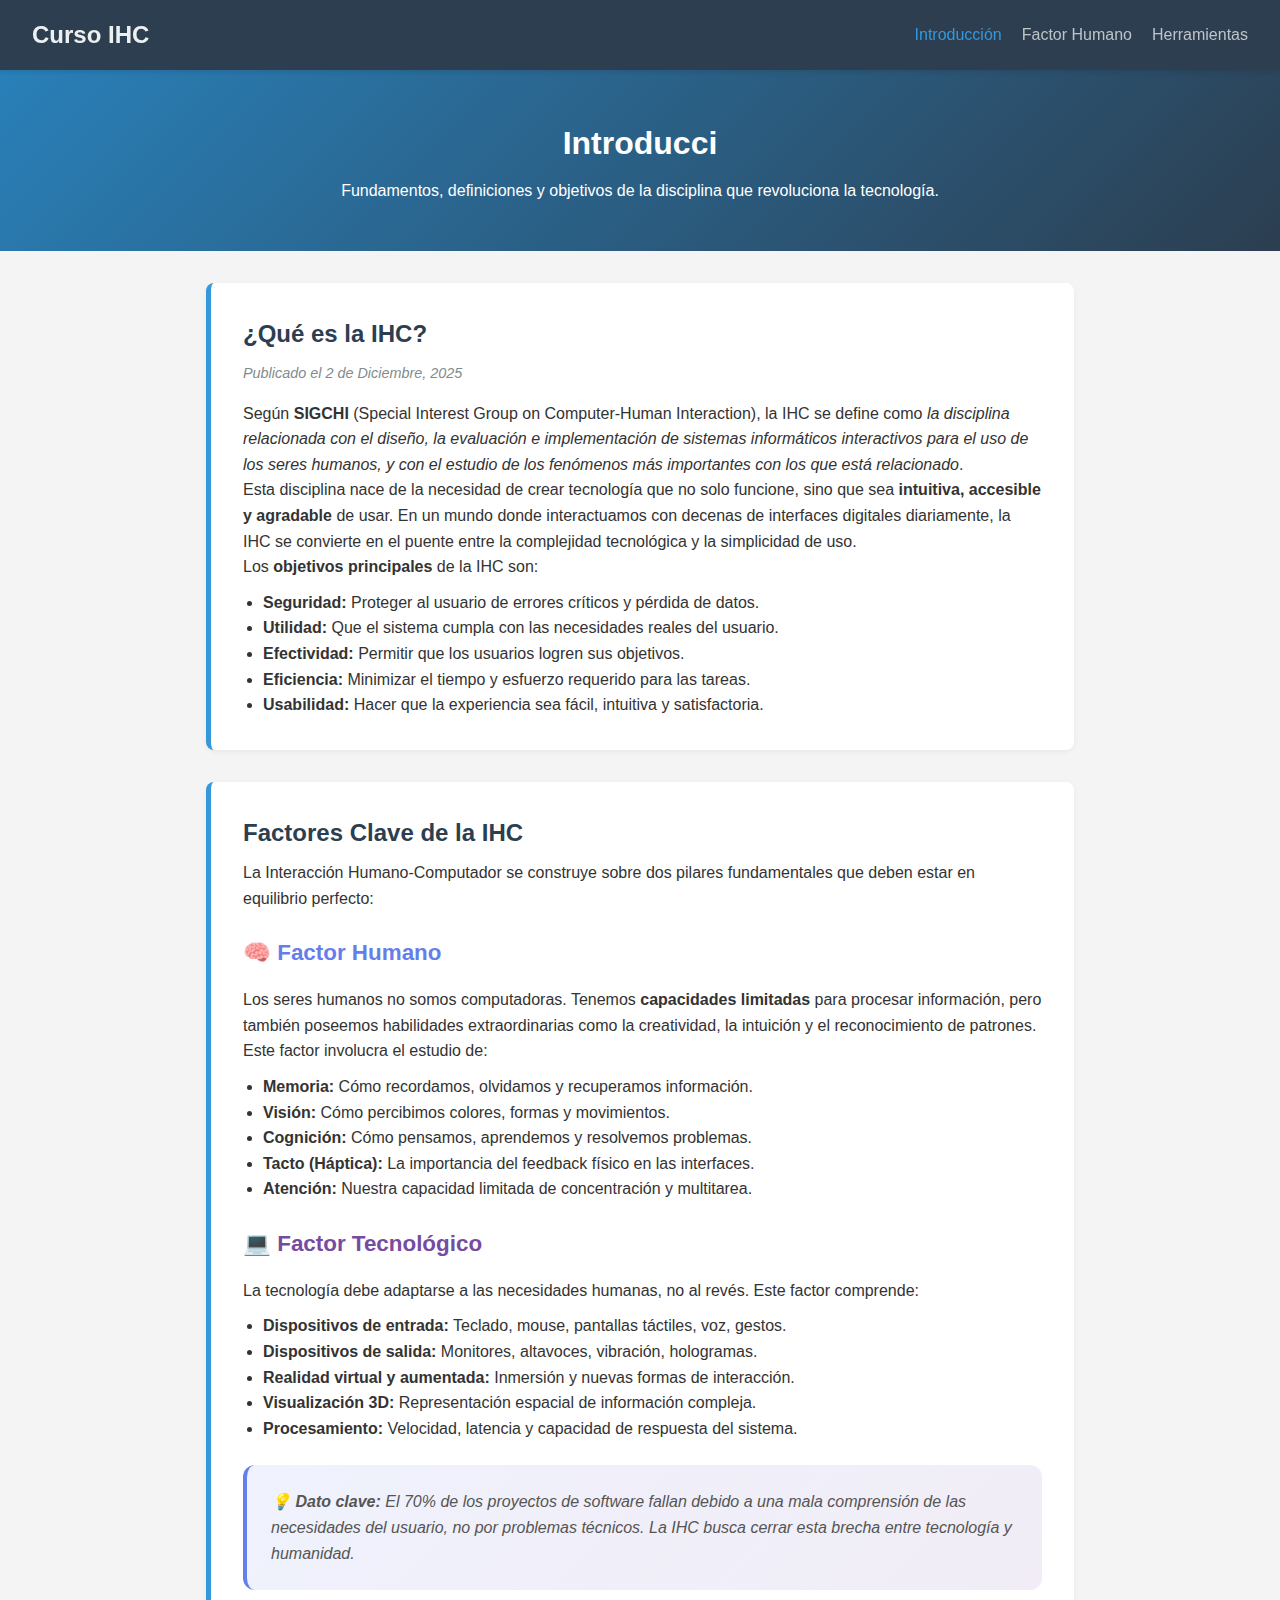
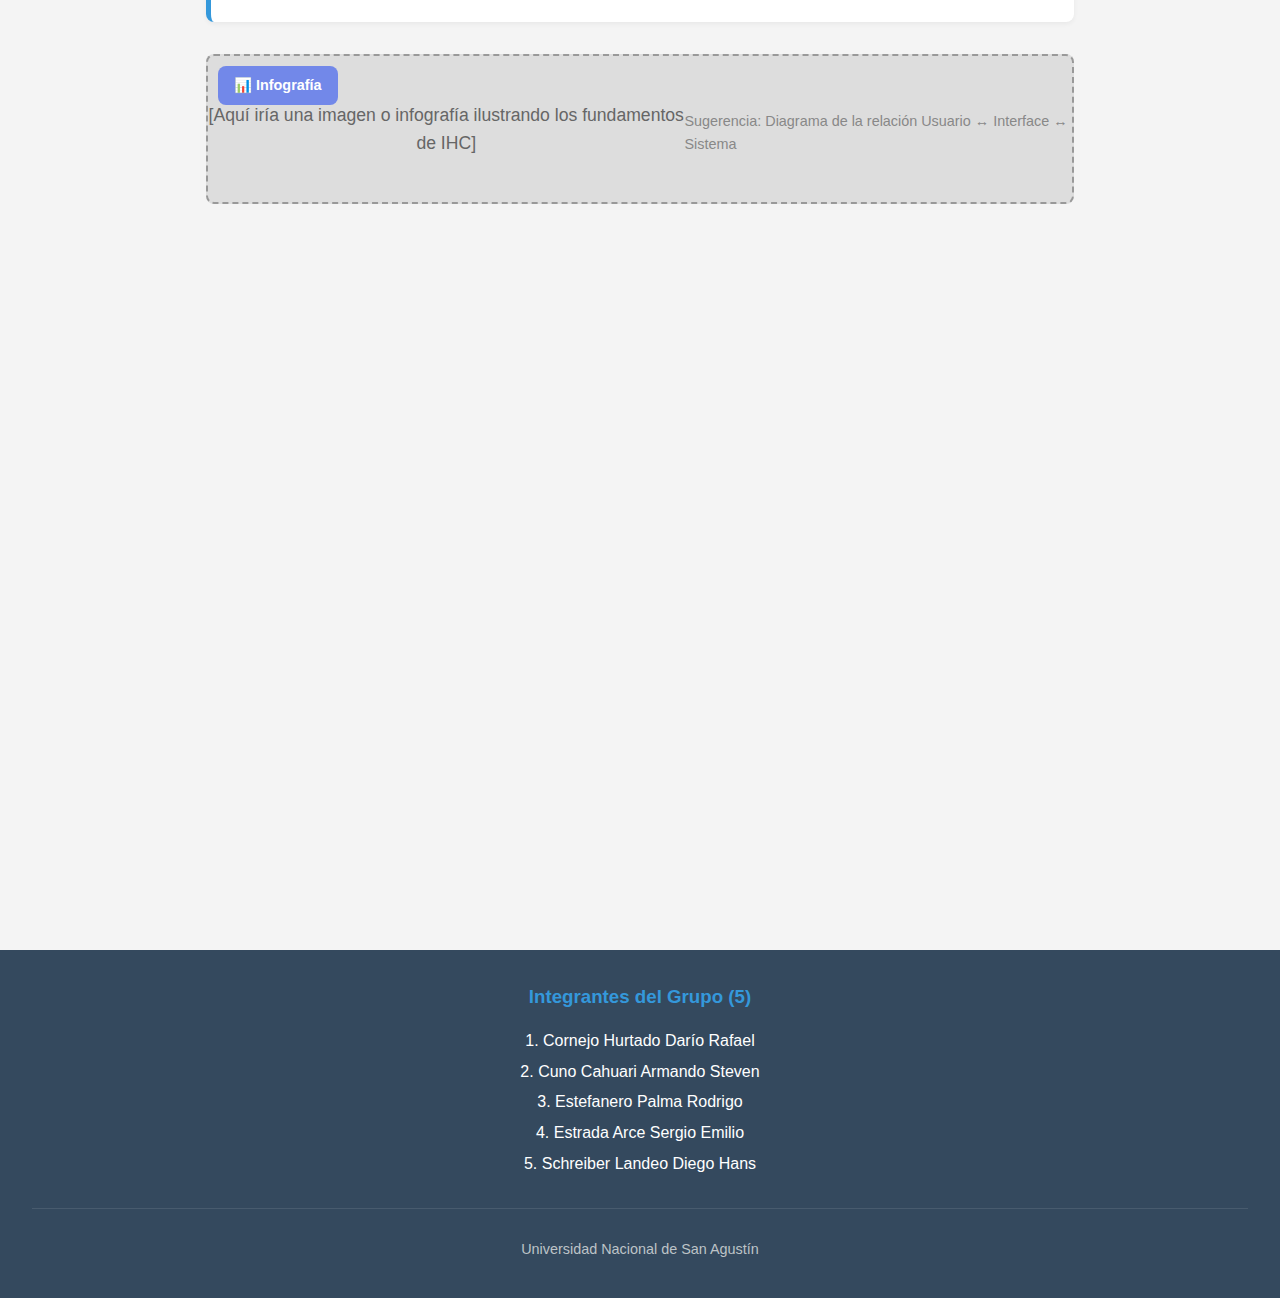
<file: index.html>
<!DOCTYPE html>
<html lang="es">
<head>
    <meta charset="UTF-8">
    <meta name="viewport" content="width=device-width, initial-scale=1.0">
    <meta name="description" content="Blog educativo sobre Interacción Humano-Computador (IHC). Aprende sobre usabilidad, diseño de interfaces y experiencia de usuario.">
    <meta name="keywords" content="IHC, Interacción Humano-Computador, UX, UI, Usabilidad, Diseño de Interfaces">
    <meta name="author" content="Curso IHC">
    
    <!-- Open Graph Meta Tags para redes sociales -->
    <meta property="og:title" content="Blog IHC - Introducción">
    <meta property="og:description" content="Fundamentos de la Interacción Humano-Computador">
    <meta property="og:type" content="website">
    
    <title>Blog IHC - Introducción a la Interacción Humano-Computador</title>
    <link rel="stylesheet" href="style.css">
    
    <!-- Preload para optimizar carga -->
    <link rel="preconnect" href="https://fonts.googleapis.com">
</head>
<body>

    <!-- Navegación -->
    <nav class="navbar" role="navigation" aria-label="Navegación principal">
        <div class="logo" aria-label="Logo del curso">Curso IHC</div>
        <ul class="nav-links">
            <li><a href="index.html" class="active" aria-current="page">Introducción</a></li>
            <li><a href="factor-humano.html">Factor Humano</a></li>
            <li><a href="herramientas.html">Herramientas</a></li>
        </ul>
        <div class="menu-icon" role="button" aria-label="Menú de navegación" tabindex="0" onclick="toggleMenu()">&#9776;</div>
    </nav>

    <!-- Hero Section -->
    <header class="hero">
        <h1>Introducción a la Interacción Humano-Computador</h1>
        <p>Fundamentos, definiciones y objetivos de la disciplina que revoluciona la tecnología.</p>
    </header>

    <!-- Contenedor Principal -->
    <div class="container">
        
        <!-- Artículo: ¿Qué es la IHC? -->
        <article class="blog-post">
            <h2>¿Qué es la IHC?</h2>
            <p class="meta-data">Publicado el 2 de Diciembre, 2025</p>
            <div class="content">
                <p>
                    Según <strong>SIGCHI</strong> (Special Interest Group on Computer-Human Interaction), 
                    la IHC se define como <em>la disciplina relacionada con el diseño, la evaluación e 
                    implementación de sistemas informáticos interactivos para el uso de los seres humanos, 
                    y con el estudio de los fenómenos más importantes con los que está relacionado</em>.
                </p>
                <p>
                    Esta disciplina nace de la necesidad de crear tecnología que no solo funcione, 
                    sino que sea <strong>intuitiva, accesible y agradable</strong> de usar. En un mundo 
                    donde interactuamos con decenas de interfaces digitales diariamente, la IHC se 
                    convierte en el puente entre la complejidad tecnológica y la simplicidad de uso.
                </p>
                <p>
                    Los <strong>objetivos principales</strong> de la IHC son:
                </p>
                <ul>
                    <li><strong>Seguridad:</strong> Proteger al usuario de errores críticos y pérdida de datos.</li>
                    <li><strong>Utilidad:</strong> Que el sistema cumpla con las necesidades reales del usuario.</li>
                    <li><strong>Efectividad:</strong> Permitir que los usuarios logren sus objetivos.</li>
                    <li><strong>Eficiencia:</strong> Minimizar el tiempo y esfuerzo requerido para las tareas.</li>
                    <li><strong>Usabilidad:</strong> Hacer que la experiencia sea fácil, intuitiva y satisfactoria.</li>
                </ul>
            </div>
        </article>

        <!-- Artículo: Factores de la IHC -->
        <article class="blog-post">
            <h2>Factores Clave de la IHC</h2>
            <div class="content">
                <p>
                    La Interacción Humano-Computador se construye sobre dos pilares fundamentales 
                    que deben estar en equilibrio perfecto:
                </p>
                
                <h3 style="color: #667eea; margin-top: 1.5rem; margin-bottom: 1rem; font-size: 1.4rem;">
                    🧠 Factor Humano
                </h3>
                <p>
                    Los seres humanos no somos computadoras. Tenemos <strong>capacidades limitadas</strong> 
                    para procesar información, pero también poseemos habilidades extraordinarias como 
                    la creatividad, la intuición y el reconocimiento de patrones.
                </p>
                <p>Este factor involucra el estudio de:</p>
                <ul>
                    <li><strong>Memoria:</strong> Cómo recordamos, olvidamos y recuperamos información.</li>
                    <li><strong>Visión:</strong> Cómo percibimos colores, formas y movimientos.</li>
                    <li><strong>Cognición:</strong> Cómo pensamos, aprendemos y resolvemos problemas.</li>
                    <li><strong>Tacto (Háptica):</strong> La importancia del feedback físico en las interfaces.</li>
                    <li><strong>Atención:</strong> Nuestra capacidad limitada de concentración y multitarea.</li>
                </ul>
                
                <h3 style="color: #764ba2; margin-top: 1.5rem; margin-bottom: 1rem; font-size: 1.4rem;">
                    💻 Factor Tecnológico
                </h3>
                <p>
                    La tecnología debe adaptarse a las necesidades humanas, no al revés. 
                    Este factor comprende:
                </p>
                <ul>
                    <li><strong>Dispositivos de entrada:</strong> Teclado, mouse, pantallas táctiles, voz, gestos.</li>
                    <li><strong>Dispositivos de salida:</strong> Monitores, altavoces, vibración, hologramas.</li>
                    <li><strong>Realidad virtual y aumentada:</strong> Inmersión y nuevas formas de interacción.</li>
                    <li><strong>Visualización 3D:</strong> Representación espacial de información compleja.</li>
                    <li><strong>Procesamiento:</strong> Velocidad, latencia y capacidad de respuesta del sistema.</li>
                </ul>
                
                <div style="background: linear-gradient(135deg, rgba(102, 126, 234, 0.1) 0%, rgba(118, 75, 162, 0.1) 100%); 
                            padding: 1.5rem; 
                            border-radius: 12px; 
                            margin-top: 1.5rem; 
                            border-left: 4px solid #667eea;">
                    <p style="margin: 0; font-style: italic; color: #555;">
                        💡 <strong>Dato clave:</strong> El 70% de los proyectos de software fallan debido a 
                        una mala comprensión de las necesidades del usuario, no por problemas técnicos. 
                        La IHC busca cerrar esta brecha entre tecnología y humanidad.
                    </p>
                </div>
            </div>
        </article>
        
        <!-- Sección de Imagen/Infografía -->
        <div class="placeholder-img" style="position: relative; overflow: hidden;">
            <div style="position: absolute; top: 10px; left: 10px; background: rgba(102, 126, 234, 0.9); 
                        color: white; padding: 0.5rem 1rem; border-radius: 8px; font-size: 0.9rem; font-weight: 600;">
                📊 Infografía
            </div>
            <p style="margin: 0; text-align: center; font-size: 1.1rem; font-weight: 500;">
                [Aquí iría una imagen o infografía ilustrando los fundamentos de IHC]
            </p>
            <p style="margin-top: 0.5rem; font-size: 0.9rem; color: #888;">
                Sugerencia: Diagrama de la relación Usuario ↔ Interface ↔ Sistema
            </p>
        </div>

        <!-- Sección Extra: ¿Por qué importa la IHC? -->
        <article class="blog-post">
            <h2>¿Por qué es crucial estudiar IHC?</h2>
            <div class="content">
                <p>
                    En la era digital, cada segundo cuenta. Los usuarios tienen expectativas 
                    cada vez más altas sobre cómo deberían funcionar las aplicaciones y sitios web:
                </p>
                
                <div class="grid-controls">
                    <div class="control-card">
                        <h3 style="font-size: 2rem; margin-bottom: 0.5rem;">⚡</h3>
                        <h3>Rapidez</h3>
                        <p>47% de usuarios esperan que una página cargue en 2 segundos o menos.</p>
                    </div>
                    <div class="control-card">
                        <h3 style="font-size: 2rem; margin-bottom: 0.5rem;">🎯</h3>
                        <h3>Intuición</h3>
                        <p>Los usuarios no leen manuales. La interfaz debe ser autoexplicativa.</p>
                    </div>
                    <div class="control-card">
                        <h3 style="font-size: 2rem; margin-bottom: 0.5rem;">♿</h3>
                        <h3>Accesibilidad</h3>
                        <p>15% de la población mundial tiene alguna discapacidad que afecta su uso de tecnología.</p>
                    </div>
                    <div class="control-card">
                        <h3 style="font-size: 2rem; margin-bottom: 0.5rem;">😊</h3>
                        <h3>Satisfacción</h3>
                        <p>88% de usuarios no vuelven a un sitio después de una mala experiencia.</p>
                    </div>
                </div>
                
                <p style="margin-top: 2rem;">
                    <strong>La IHC no es solo teoría</strong>: es la diferencia entre un producto 
                    que los usuarios aman y uno que abandonan en segundos. Empresas como Apple, 
                    Google y Microsoft invierten millones en investigación de IHC porque saben que 
                    una buena experiencia de usuario se traduce directamente en éxito comercial.
                </p>
            </div>
        </article>

    </div>

    <!-- Footer con Integrantes -->
    <footer>
        <h3>Integrantes del Grupo (5)</h3>
        <p>1. Cornejo Hurtado Darío Rafael</p>
        <p>2. Cuno Cahuari Armando Steven</p>
        <p>3. Estefanero Palma Rodrigo</p>
        <p>4. Estrada Arce Sergio Emilio</p>
        <p>5. Schreiber Landeo Diego Hans</p>       
        
        
        <div style="margin-top: 2rem; padding-top: 1.5rem; border-top: 1px solid rgba(255,255,255,0.1);">
            <p style="font-size: 0.9rem; color: #bdc3c7;">
                Universidad Nacional de San Agustín
            </p>
        </div>
    </footer>

    <script src="script.js"></script>
</body>
</html>
</file>
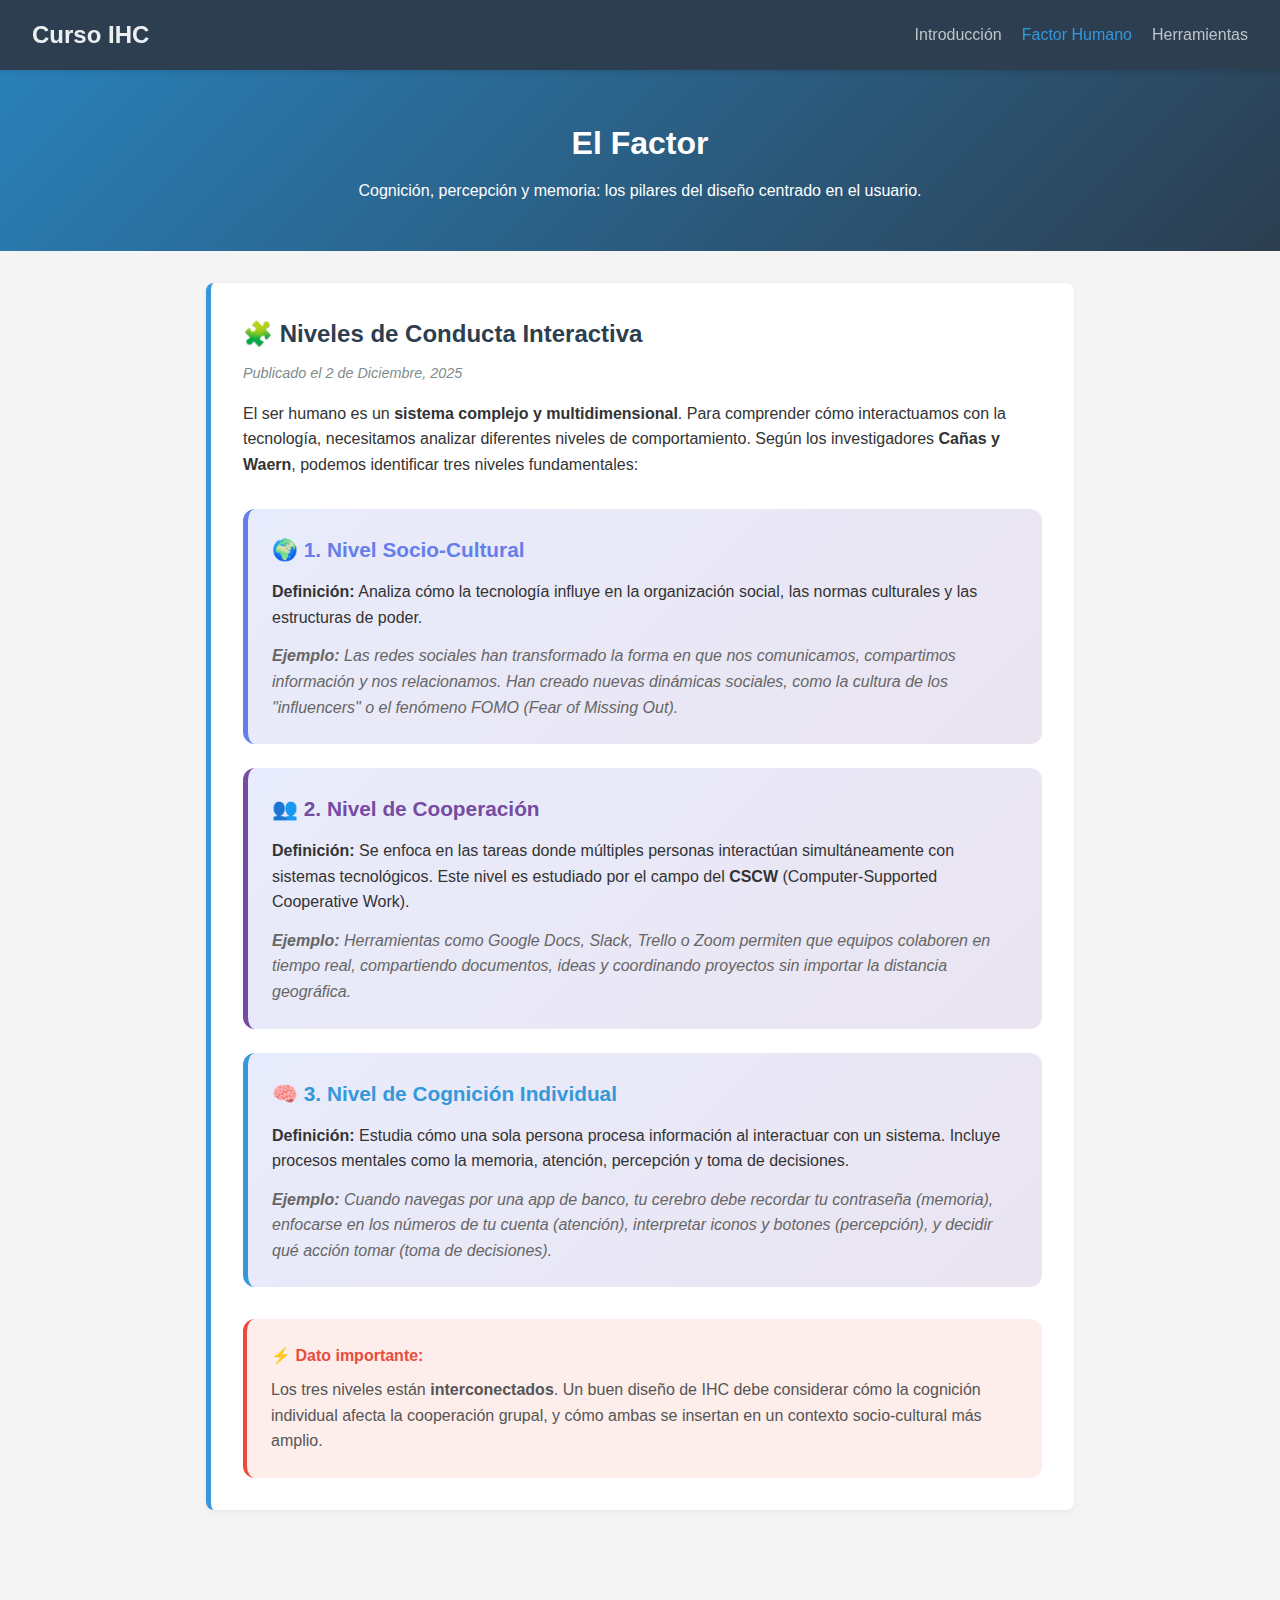
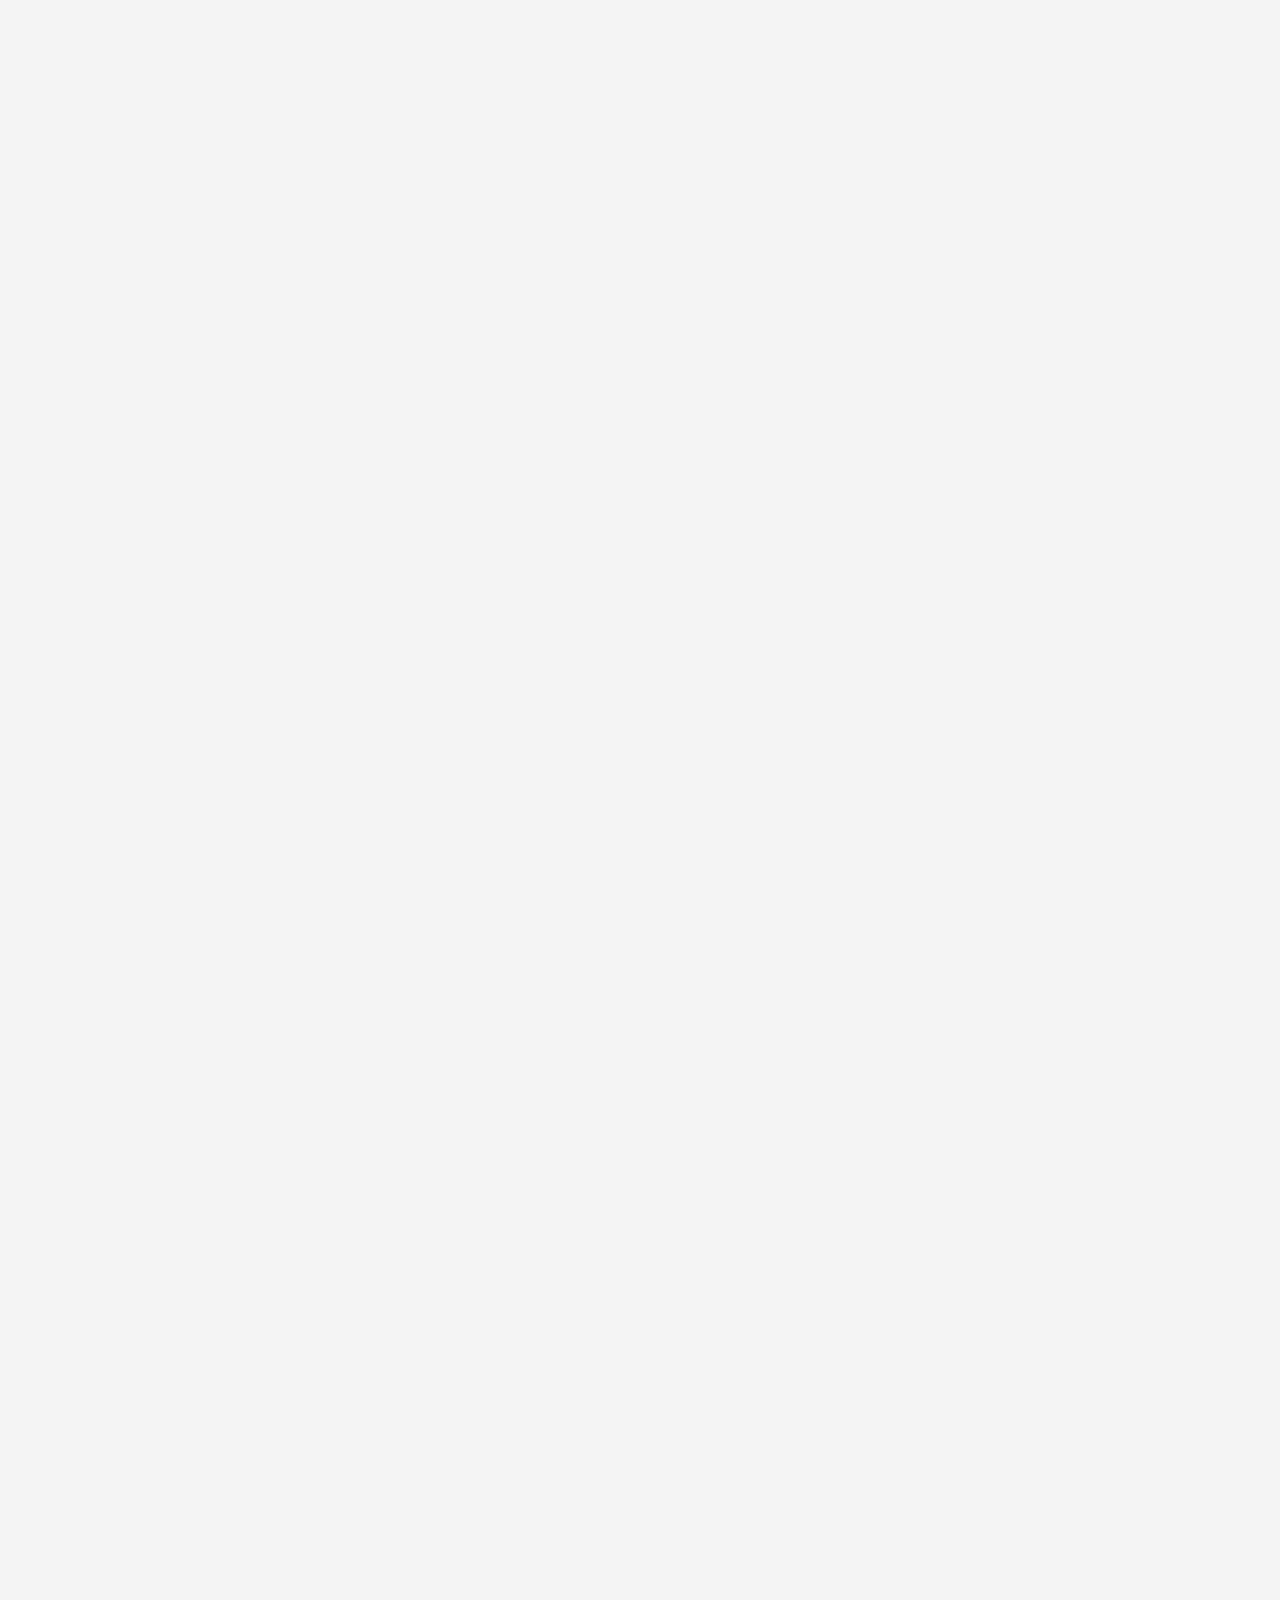
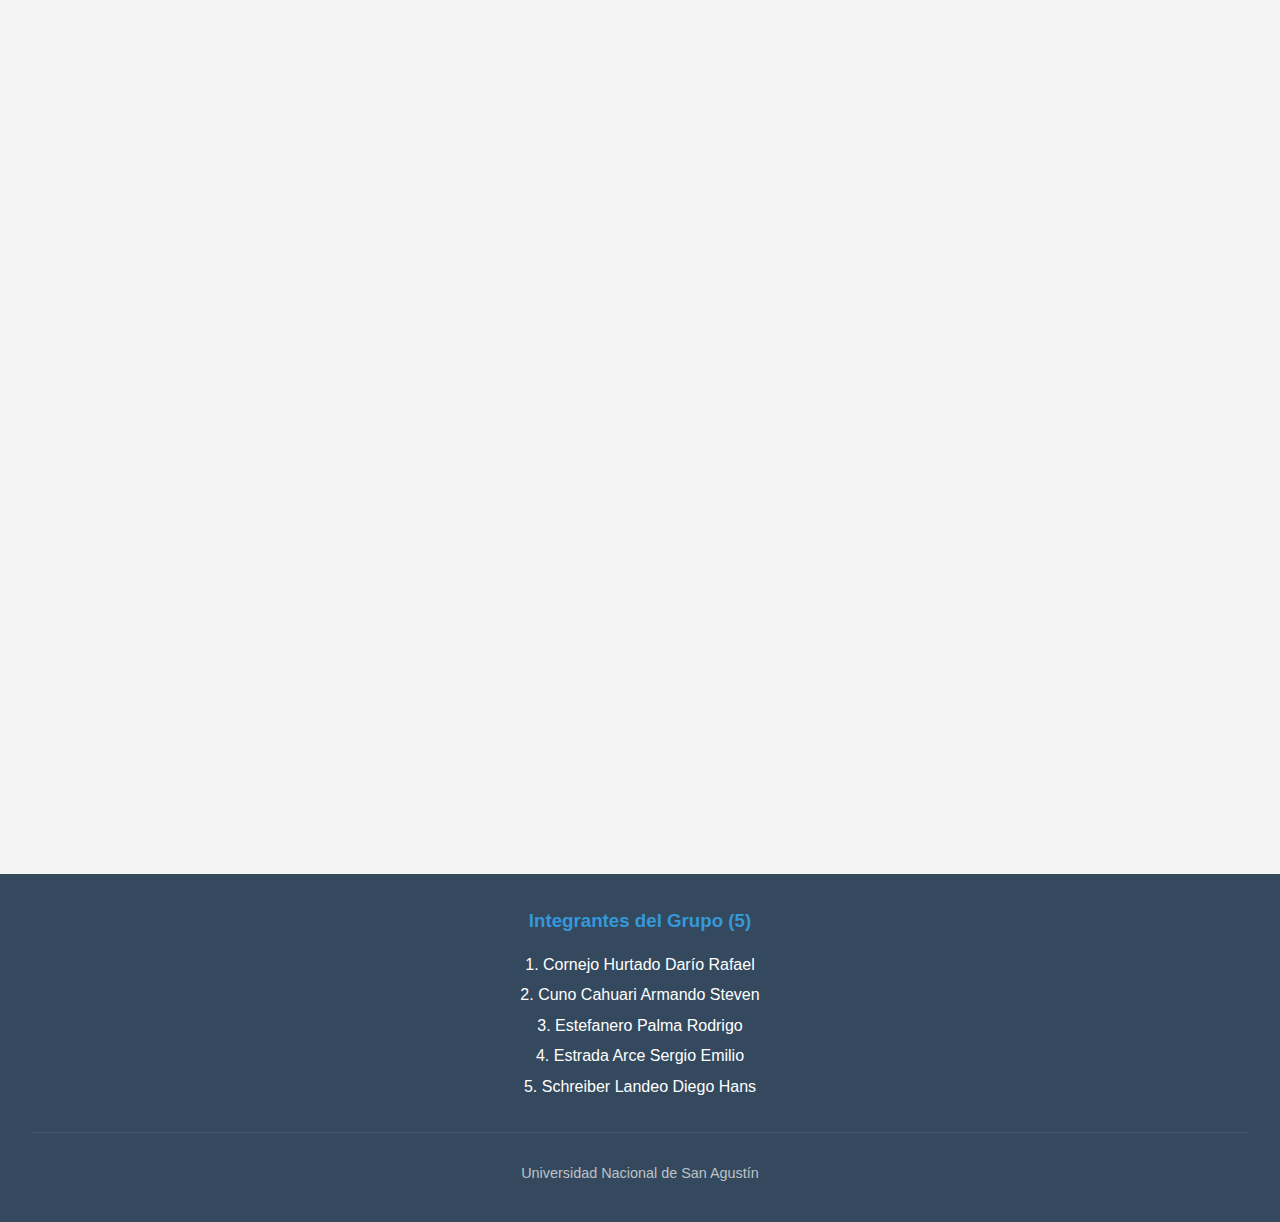
<file: factor-humano.html>
<!DOCTYPE html>
<html lang="es">
<head>
    <meta charset="UTF-8">
    <meta name="viewport" content="width=device-width, initial-scale=1.0">
    <meta name="description" content="Explora el factor humano en IHC: cognición, percepción, memoria y los niveles de conducta interactiva.">
    <meta name="keywords" content="Factor Humano, Cognición, Memoria, Percepción, IHC, Psicología Cognitiva">
    <meta name="author" content="Curso IHC">
    
    <!-- Open Graph Meta Tags -->
    <meta property="og:title" content="Blog IHC - Factor Humano">
    <meta property="og:description" content="Cognición, percepción y memoria en el diseño de interfaces">
    <meta property="og:type" content="article">
    
    <title>Blog IHC - El Factor Humano y la Conducta Interactiva</title>
    <link rel="stylesheet" href="style.css">
</head>
<body>

    <!-- Navegación -->
    <nav class="navbar" role="navigation" aria-label="Navegación principal">
        <div class="logo" aria-label="Logo del curso">Curso IHC</div>
        <ul class="nav-links">
            <li><a href="index.html">Introducción</a></li>
            <li><a href="factor-humano.html" class="active" aria-current="page">Factor Humano</a></li>
            <li><a href="herramientas.html">Herramientas</a></li>
        </ul>
        <div class="menu-icon" role="button" aria-label="Menú de navegación" tabindex="0" onclick="toggleMenu()">&#9776;</div>
    </nav>

    <!-- Hero Section -->
    <header class="hero">
        <h1>El Factor Humano y la Conducta Interactiva</h1>
        <p>Cognición, percepción y memoria: los pilares del diseño centrado en el usuario.</p>
    </header>

    <!-- Contenedor Principal -->
    <div class="container">
        
        <!-- Artículo: Niveles de Conducta -->
        <article class="blog-post">
            <h2>🧩 Niveles de Conducta Interactiva</h2>
            <p class="meta-data">Publicado el 2 de Diciembre, 2025</p>
            <div class="content">
                <p>
                    El ser humano es un <strong>sistema complejo y multidimensional</strong>. Para comprender 
                    cómo interactuamos con la tecnología, necesitamos analizar diferentes niveles de comportamiento. 
                    Según los investigadores <strong>Cañas y Waern</strong>, podemos identificar tres niveles 
                    fundamentales:
                </p>
                
                <div style="margin: 2rem 0;">
                    <div style="background: linear-gradient(135deg, rgba(102, 126, 234, 0.15) 0%, rgba(118, 75, 162, 0.15) 100%); 
                                padding: 1.5rem; 
                                border-radius: 12px; 
                                margin-bottom: 1.5rem;
                                border-left: 5px solid #667eea;">
                        <h3 style="color: #667eea; margin-bottom: 0.8rem; font-size: 1.3rem;">
                            🌍 1. Nivel Socio-Cultural
                        </h3>
                        <p style="margin: 0;">
                            <strong>Definición:</strong> Analiza cómo la tecnología influye en la organización social, 
                            las normas culturales y las estructuras de poder.
                        </p>
                        <p style="margin-top: 0.8rem; font-style: italic; color: #666;">
                            <strong>Ejemplo:</strong> Las redes sociales han transformado la forma en que nos 
                            comunicamos, compartimos información y nos relacionamos. Han creado nuevas dinámicas 
                            sociales, como la cultura de los "influencers" o el fenómeno FOMO (Fear of Missing Out).
                        </p>
                    </div>

                    <div style="background: linear-gradient(135deg, rgba(102, 126, 234, 0.15) 0%, rgba(118, 75, 162, 0.15) 100%); 
                                padding: 1.5rem; 
                                border-radius: 12px; 
                                margin-bottom: 1.5rem;
                                border-left: 5px solid #764ba2;">
                        <h3 style="color: #764ba2; margin-bottom: 0.8rem; font-size: 1.3rem;">
                            👥 2. Nivel de Cooperación
                        </h3>
                        <p style="margin: 0;">
                            <strong>Definición:</strong> Se enfoca en las tareas donde múltiples personas interactúan 
                            simultáneamente con sistemas tecnológicos. Este nivel es estudiado por el campo del 
                            <strong>CSCW</strong> (Computer-Supported Cooperative Work).
                        </p>
                        <p style="margin-top: 0.8rem; font-style: italic; color: #666;">
                            <strong>Ejemplo:</strong> Herramientas como Google Docs, Slack, Trello o Zoom permiten 
                            que equipos colaboren en tiempo real, compartiendo documentos, ideas y coordinando 
                            proyectos sin importar la distancia geográfica.
                        </p>
                    </div>

                    <div style="background: linear-gradient(135deg, rgba(102, 126, 234, 0.15) 0%, rgba(118, 75, 162, 0.15) 100%); 
                                padding: 1.5rem; 
                                border-radius: 12px;
                                border-left: 5px solid #3498db;">
                        <h3 style="color: #3498db; margin-bottom: 0.8rem; font-size: 1.3rem;">
                            🧠 3. Nivel de Cognición Individual
                        </h3>
                        <p style="margin: 0;">
                            <strong>Definición:</strong> Estudia cómo una sola persona procesa información al 
                            interactuar con un sistema. Incluye procesos mentales como la memoria, atención, 
                            percepción y toma de decisiones.
                        </p>
                        <p style="margin-top: 0.8rem; font-style: italic; color: #666;">
                            <strong>Ejemplo:</strong> Cuando navegas por una app de banco, tu cerebro debe recordar 
                            tu contraseña (memoria), enfocarse en los números de tu cuenta (atención), interpretar 
                            iconos y botones (percepción), y decidir qué acción tomar (toma de decisiones).
                        </p>
                    </div>
                </div>

                <div style="background: rgba(231, 76, 60, 0.1); 
                            padding: 1.5rem; 
                            border-radius: 12px; 
                            margin-top: 2rem; 
                            border-left: 4px solid #e74c3c;">
                    <p style="margin: 0; font-weight: 600; color: #e74c3c;">
                        ⚡ Dato importante:
                    </p>
                    <p style="margin-top: 0.5rem; margin-bottom: 0; color: #555;">
                        Los tres niveles están <strong>interconectados</strong>. Un buen diseño de IHC debe 
                        considerar cómo la cognición individual afecta la cooperación grupal, y cómo ambas 
                        se insertan en un contexto socio-cultural más amplio.
                    </p>
                </div>
            </div>
        </article>

        <!-- Artículo: Percepción y Sentidos -->
        <article class="blog-post">
            <h2>👁️ Percepción y Sentidos Humanos</h2>
            <div class="content">
                <p>
                    Toda interacción con un sistema computacional comienza con la <strong>entrada de información</strong> 
                    a través de nuestros sentidos (sensores biológicos). Comprender cómo funcionan estos sentidos 
                    es esencial para diseñar interfaces efectivas.
                </p>

                <h3 style="color: #667eea; margin-top: 2rem; margin-bottom: 1rem; font-size: 1.4rem;">
                    Los Sentidos en IHC
                </h3>

                <div class="grid-controls" style="margin-top: 1.5rem;">
                    <div class="control-card">
                        <h3 style="font-size: 2.5rem; margin-bottom: 0.5rem;">👁️</h3>
                        <h3>Vista</h3>
                        <p><strong>El sentido dominante.</strong> Procesa el 80% de la información que recibimos.</p>
                        <ul style="text-align: left; margin-top: 1rem; font-size: 0.9rem;">
                            <li><strong>Color:</strong> Ayuda a categorizar, destacar y guiar la atención.</li>
                            <li><strong>Brillo:</strong> Contraste para legibilidad y jerarquía visual.</li>
                            <li><strong>Profundidad:</strong> Ilusión 3D mediante sombras y perspectiva.</li>
                        </ul>
                    </div>

                    <div class="control-card">
                        <h3 style="font-size: 2.5rem; margin-bottom: 0.5rem;">🔊</h3>
                        <h3>Oído</h3>
                        <p><strong>Alertas y feedback.</strong> Fundamental para notificaciones y confirmaciones.</p>
                        <ul style="text-align: left; margin-top: 1rem; font-size: 0.9rem;">
                            <li><strong>Sonidos:</strong> Notificaciones push, alarmas, clics de confirmación.</li>
                            <li><strong>Voz:</strong> Asistentes como Siri, Alexa, Google Assistant.</li>
                            <li><strong>Música:</strong> Crea atmósferas en videojuegos y apps.</li>
                        </ul>
                    </div>

                    <div class="control-card">
                        <h3 style="font-size: 2.5rem; margin-bottom: 0.5rem;">✋</h3>
                        <h3>Tacto (Háptica)</h3>
                        <p><strong>El futuro de la interacción.</strong> Crítico en touchscreens y realidad virtual.</p>
                        <ul style="text-align: left; margin-top: 1rem; font-size: 0.9rem;">
                            <li><strong>Vibración:</strong> Feedback en smartphones y controles de juegos.</li>
                            <li><strong>Presión:</strong> Pantallas sensibles a la fuerza (3D Touch).</li>
                            <li><strong>Textura:</strong> Superficies hápticas que simulan materiales.</li>
                        </ul>
                    </div>

                    <div class="control-card">
                        <h3 style="font-size: 2.5rem; margin-bottom: 0.5rem;">🎯</h3>
                        <h3>Otros Sentidos</h3>
                        <p><strong>Menos explotados pero importantes.</strong> Olfato, gusto y propiocepción.</p>
                        <ul style="text-align: left; margin-top: 1rem; font-size: 0.9rem;">
                            <li><strong>Olfato:</strong> Marketing sensorial en tiendas.</li>
                            <li><strong>Gusto:</strong> Experiencias gastronómicas digitales.</li>
                            <li><strong>Propiocepción:</strong> Conciencia corporal en VR.</li>
                        </ul>
                    </div>
                </div>

                <div style="background: linear-gradient(135deg, rgba(102, 126, 234, 0.1) 0%, rgba(118, 75, 162, 0.1) 100%); 
                            padding: 1.5rem; 
                            border-radius: 12px; 
                            margin-top: 2rem; 
                            border-left: 4px solid #667eea;">
                    <p style="margin: 0; font-style: italic; color: #555;">
                        💡 <strong>Principio de diseño:</strong> El <em>diseño multisensorial</em> crea experiencias 
                        más ricas y memorables. Apple es maestra en esto: el sonido del "click" al tomar una foto, 
                        la vibración al escribir en el teclado, y el brillo que se ajusta automáticamente crean 
                        una experiencia cohesiva.
                    </p>
                </div>
            </div>
        </article>

        <!-- Artículo: Memoria Humana -->
        <article class="blog-post">
            <h2>🧠 La Memoria Humana en el Diseño de Interfaces</h2>
            <div class="content">
                <p>
                    La <strong>memoria humana</strong> es uno de los factores más críticos en IHC. No podemos 
                    diseñar interfaces efectivas sin entender cómo recordamos y olvidamos información.
                </p>

                <h3 style="color: #764ba2; margin-top: 2rem; margin-bottom: 1rem; font-size: 1.4rem;">
                    📦 Tipos de Memoria
                </h3>

                <div style="display: grid; grid-template-columns: 1fr 1fr; gap: 1.5rem; margin: 2rem 0;">
                    <div style="background: linear-gradient(135deg, rgba(102, 126, 234, 0.1) 0%, rgba(118, 75, 162, 0.1) 100%); 
                                padding: 1.5rem; 
                                border-radius: 12px;
                                border: 2px solid rgba(102, 126, 234, 0.3);">
                        <h4 style="color: #667eea; margin-bottom: 1rem; font-size: 1.2rem;">
                            ⚡ Memoria a Corto Plazo (MCP)
                        </h4>
                        <p style="font-size: 0.95rem; margin-bottom: 0.8rem;">
                            También llamada <strong>memoria operativa o de trabajo</strong>. Es donde procesamos 
                            información activamente.
                        </p>
                        <ul style="font-size: 0.9rem; color: #555;">
                            <li><strong>Capacidad:</strong> 7±2 elementos (Ley de Miller)</li>
                            <li><strong>Duración:</strong> 15-30 segundos sin repetición</li>
                            <li><strong>Función:</strong> Mantener información temporal para procesarla</li>
                        </ul>
                        <div style="background: rgba(255,255,255,0.8); 
                                    padding: 1rem; 
                                    border-radius: 8px; 
                                    margin-top: 1rem;">
                            <p style="margin: 0; font-size: 0.85rem; color: #666;">
                                <strong>Implicación en diseño:</strong> No sobrecargues menús con más de 7 opciones. 
                                Agrupa información en "chunks" (fragmentos) para facilitar el procesamiento.
                            </p>
                        </div>
                    </div>

                    <div style="background: linear-gradient(135deg, rgba(118, 75, 162, 0.1) 0%, rgba(102, 126, 234, 0.1) 100%); 
                                padding: 1.5rem; 
                                border-radius: 12px;
                                border: 2px solid rgba(118, 75, 162, 0.3);">
                        <h4 style="color: #764ba2; margin-bottom: 1rem; font-size: 1.2rem;">
                            💾 Memoria a Largo Plazo (MLP)
                        </h4>
                        <p style="font-size: 0.95rem; margin-bottom: 0.8rem;">
                            Almacena conocimientos, experiencias y habilidades de forma permanente.
                        </p>
                        <ul style="font-size: 0.9rem; color: #555;">
                            <li><strong>Capacidad:</strong> Prácticamente ilimitada</li>
                            <li><strong>Duración:</strong> Puede durar toda la vida</li>
                            <li><strong>Función:</strong> Almacenar conocimiento y experiencias pasadas</li>
                        </ul>
                        <div style="background: rgba(255,255,255,0.8); 
                                    padding: 1rem; 
                                    border-radius: 8px; 
                                    margin-top: 1rem;">
                            <p style="margin: 0; font-size: 0.85rem; color: #666;">
                                <strong>Implicación en diseño:</strong> Usa patrones familiares (ej: icono de disquete 
                                para "guardar"). La consistencia ayuda a formar memoria muscular.
                            </p>
                        </div>
                    </div>
                </div>

                <h3 style="color: #3498db; margin-top: 2rem; margin-bottom: 1rem; font-size: 1.4rem;">
                    🎯 Leyes de la Memoria aplicadas al Diseño
                </h3>

                <ol style="font-size: 1.05rem; line-height: 1.8; color: #555;">
                    <li style="margin-bottom: 1rem;">
                        <strong style="color: #667eea;">Efecto de Primacía:</strong> Recordamos mejor lo primero 
                        que vemos. <em>Coloca la información más importante al inicio.</em>
                    </li>
                    <li style="margin-bottom: 1rem;">
                        <strong style="color: #764ba2;">Efecto de Recencia:</strong> También recordamos lo último. 
                        <em>Los CTAs (Call to Action) al final de una página son efectivos.</em>
                    </li>
                    <li style="margin-bottom: 1rem;">
                        <strong style="color: #3498db;">Chunking (Agrupación):</strong> Agrupar información facilita 
                        su recuerdo. <em>Ejemplo: números de teléfono (123) 456-7890.</em>
                    </li>
                    <li style="margin-bottom: 1rem;">
                        <strong style="color: #e74c3c;">Interferencia:</strong> Nueva información puede sobrescribir 
                        la antigua. <em>Usa confirmaciones para acciones destructivas.</em>
                    </li>
                </ol>

                <div style="background: rgba(52, 152, 219, 0.1); 
                            padding: 1.5rem; 
                            border-radius: 12px; 
                            margin-top: 2rem; 
                            border-left: 4px solid #3498db;">
                    <p style="margin: 0; font-weight: 600; color: #3498db; font-size: 1.1rem;">
                        🔬 Caso de estudio: Google Search
                    </p>
                    <p style="margin-top: 0.8rem; margin-bottom: 0; color: #555;">
                        Google mantiene una interfaz minimalista para reducir la carga cognitiva. Una sola caja 
                        de búsqueda aprovecha la Ley de Miller (menos opciones = menos carga en MCP) y permite 
                        que el usuario se concentre en una única tarea.
                    </p>
                </div>
            </div>
        </article>

    </div>

    <!-- Footer -->
        <footer>
        <h3>Integrantes del Grupo (5)</h3>
        <p>1. Cornejo Hurtado Darío Rafael</p>
        <p>2. Cuno Cahuari Armando Steven</p>
        <p>3. Estefanero Palma Rodrigo</p>
        <p>4. Estrada Arce Sergio Emilio</p>
        <p>5. Schreiber Landeo Diego Hans</p>       
        
        
        <div style="margin-top: 2rem; padding-top: 1.5rem; border-top: 1px solid rgba(255,255,255,0.1);">
            <p style="font-size: 0.9rem; color: #bdc3c7;">
                Universidad Nacional de San Agustín
            </p>
        </div>
    </footer>

    <script src="script.js"></script>
</body>
</html>
</file>
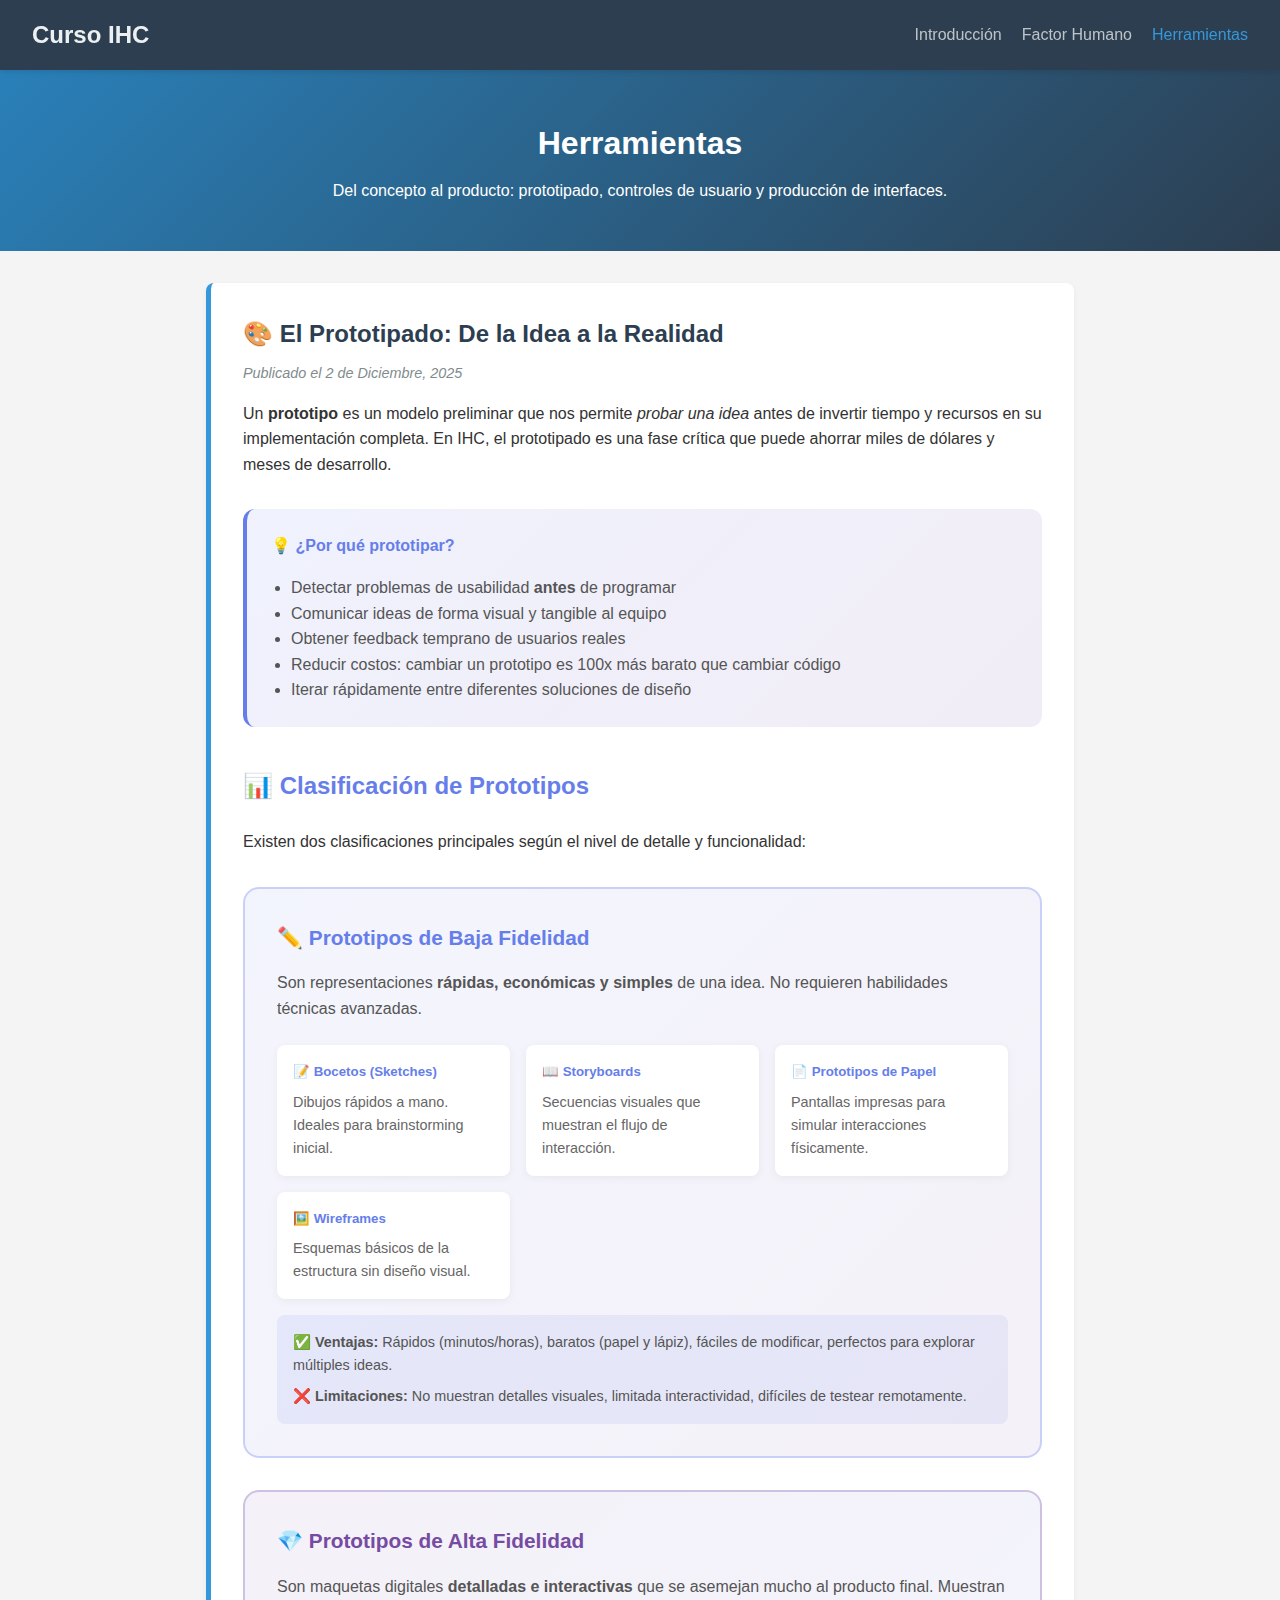
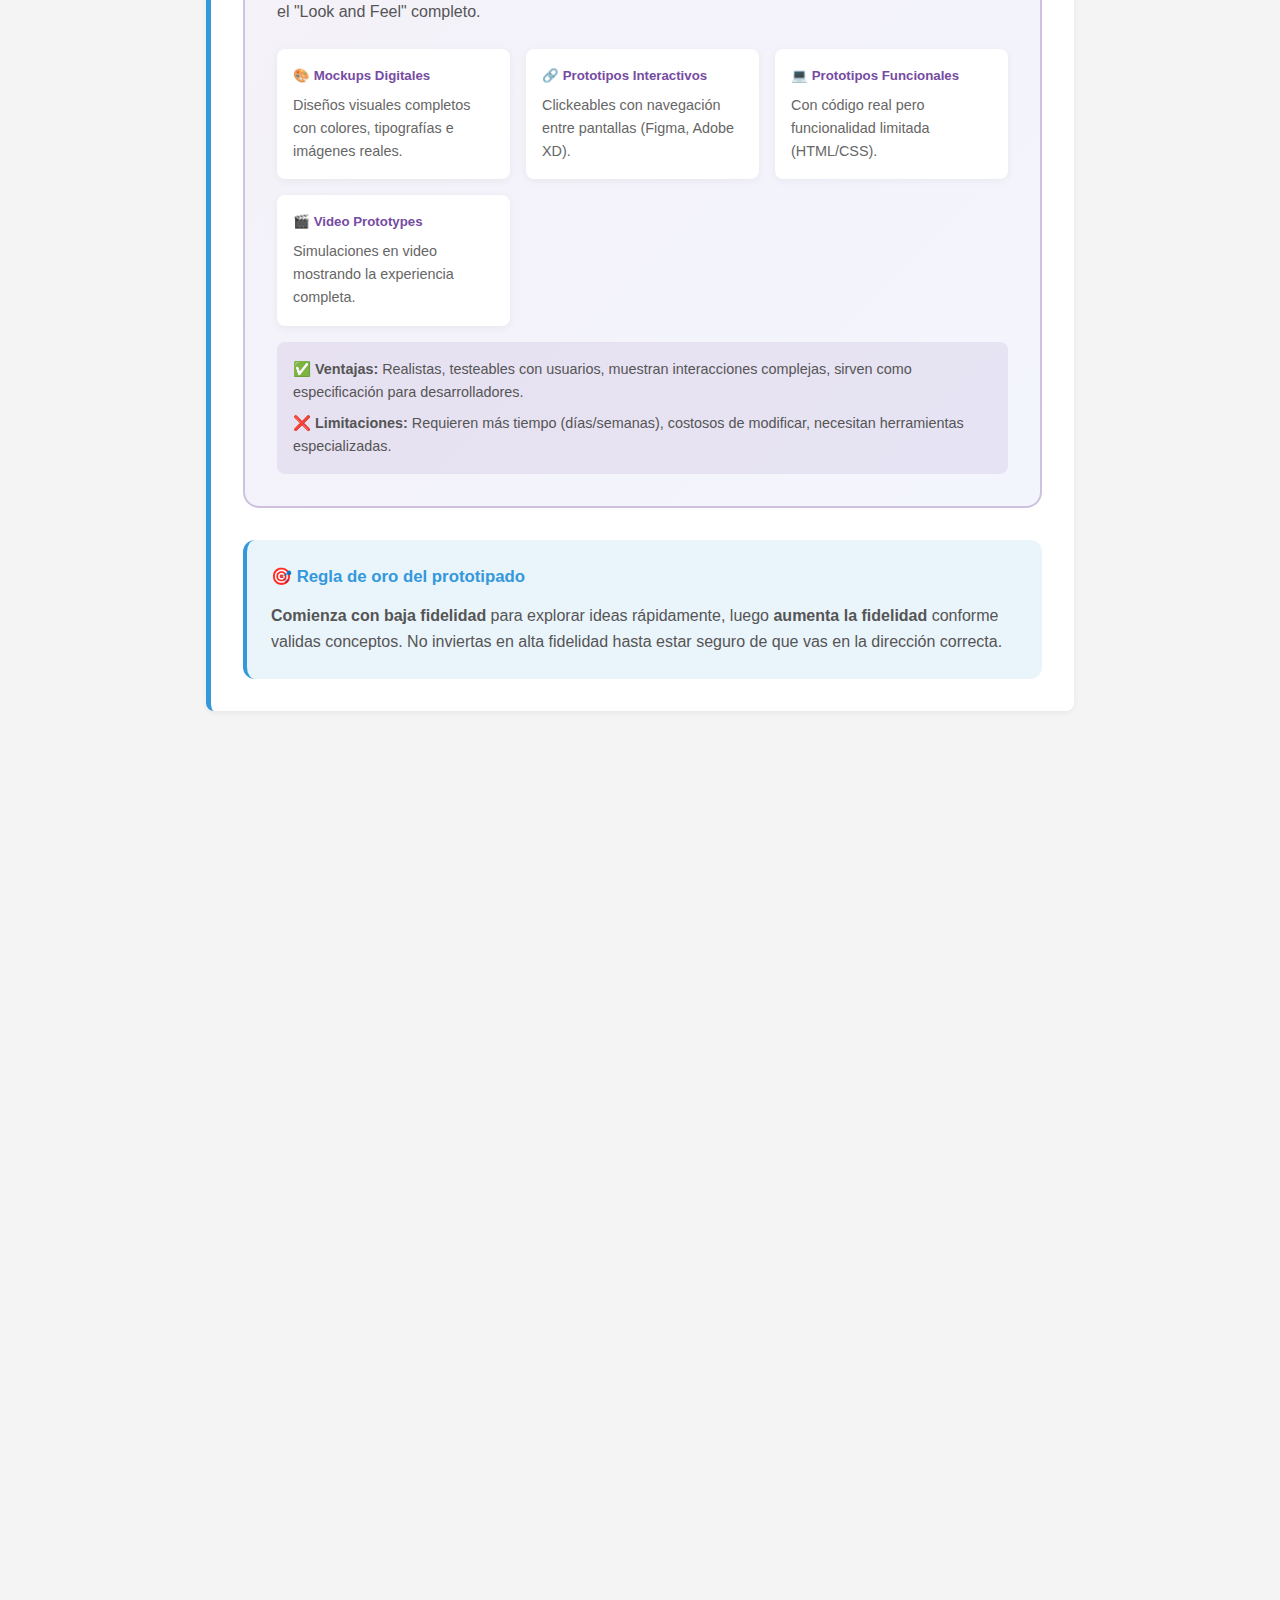
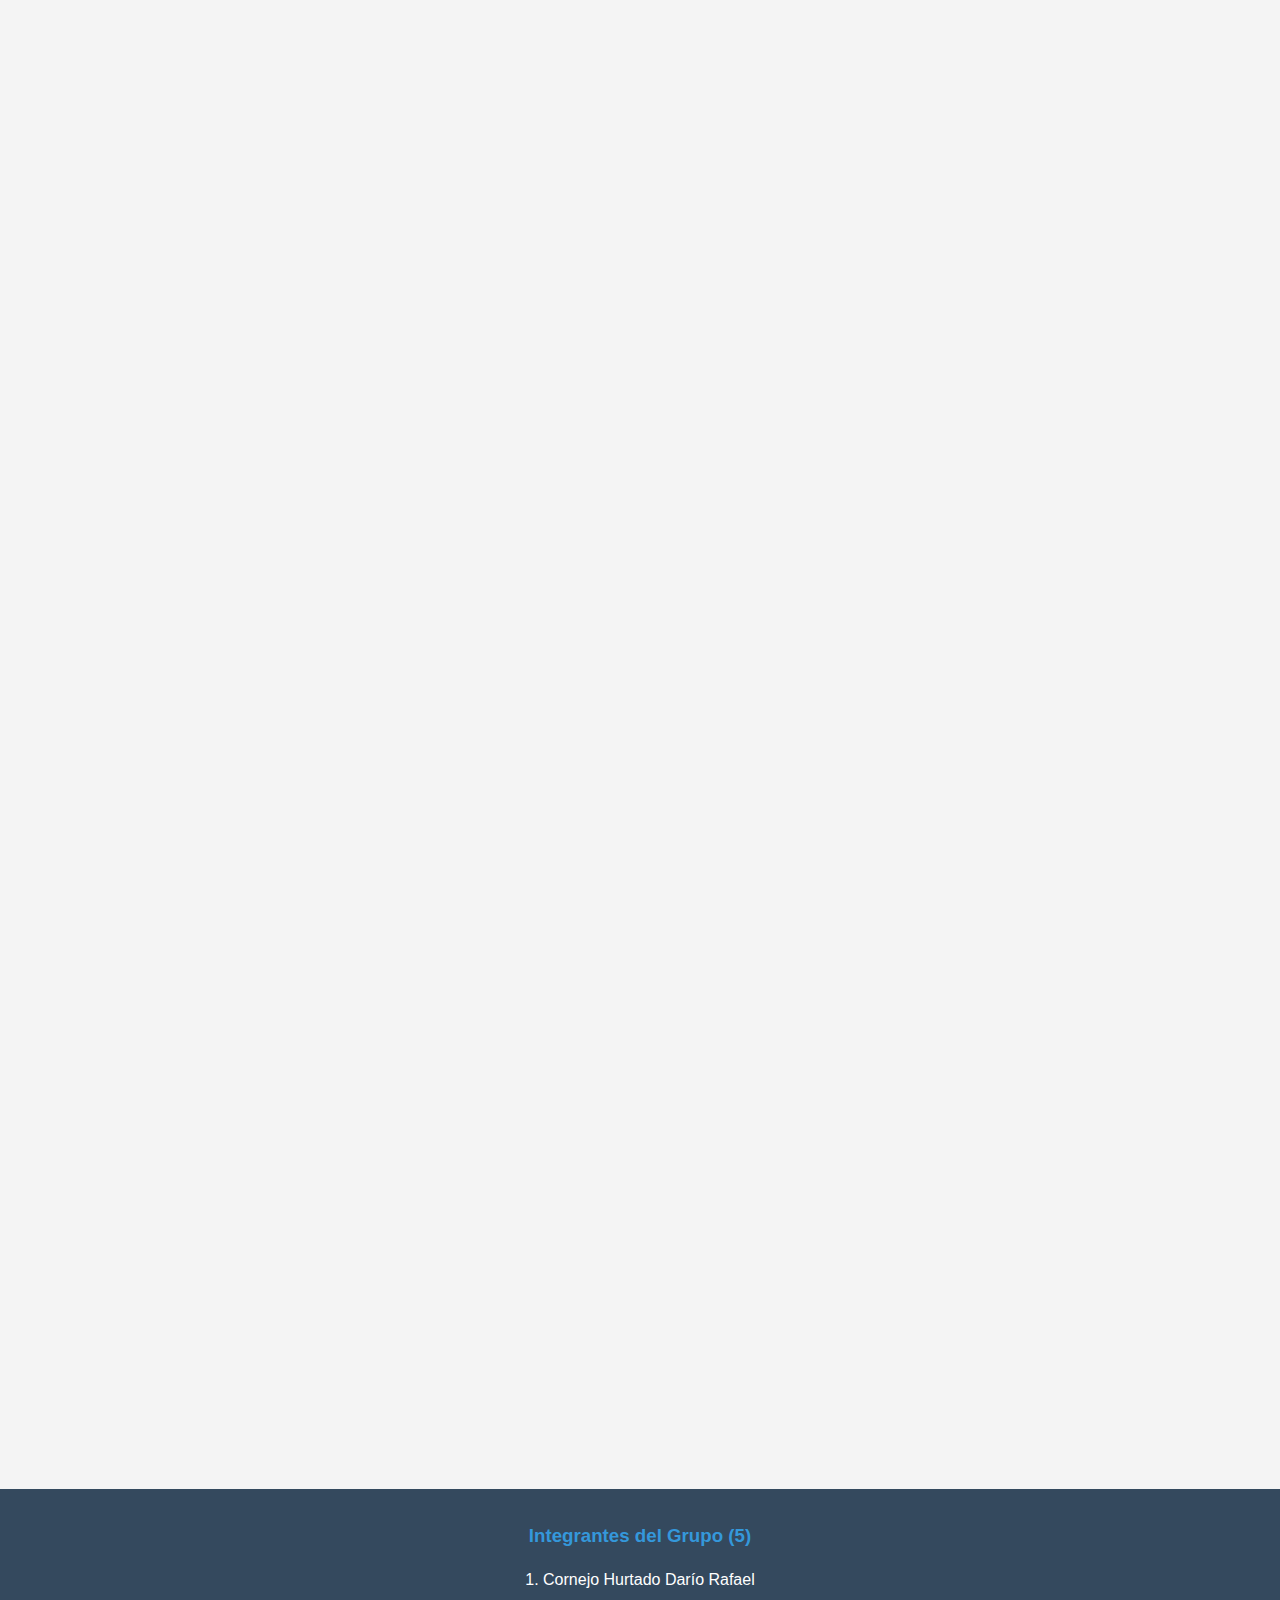
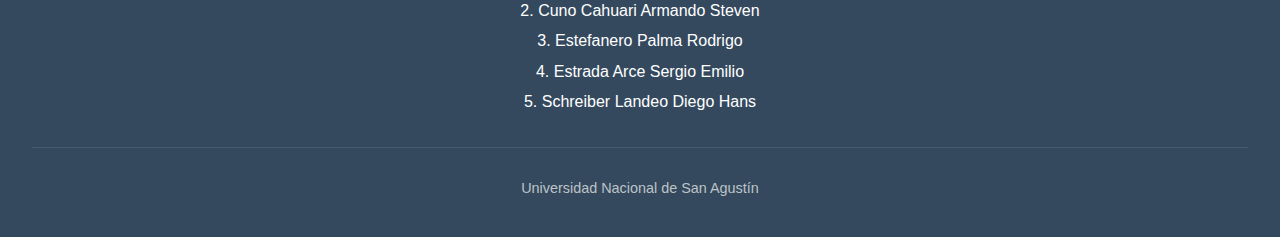
<file: herramientas.html>
<!DOCTYPE html>
<html lang="es">
<head>
    <meta charset="UTF-8">
    <meta name="viewport" content="width=device-width, initial-scale=1.0">
    <meta name="description" content="Herramientas y lenguajes en IHC: prototipado, controles de UI y metodologías de producción de interfaces.">
    <meta name="keywords" content="Prototipado, UI Controls, Herramientas IHC, Diseño de Interfaces, Figma, Sketch">
    <meta name="author" content="Curso IHC">
    
    <!-- Open Graph Meta Tags -->
    <meta property="og:title" content="Blog IHC - Herramientas y Lenguajes">
    <meta property="og:description" content="Prototipado, controles de usuario y producción de interfaces">
    <meta property="og:type" content="article">
    
    <title>Blog IHC - Herramientas y Lenguajes en IHC</title>
    <link rel="stylesheet" href="style.css">
</head>
<body>

    <!-- Navegación -->
    <nav class="navbar" role="navigation" aria-label="Navegación principal">
        <div class="logo" aria-label="Logo del curso">Curso IHC</div>
        <ul class="nav-links">
            <li><a href="index.html">Introducción</a></li>
            <li><a href="factor-humano.html">Factor Humano</a></li>
            <li><a href="herramientas.html" class="active" aria-current="page">Herramientas</a></li>
        </ul>
        <div class="menu-icon" role="button" aria-label="Menú de navegación" tabindex="0" onclick="toggleMenu()">&#9776;</div>
    </nav>

    <!-- Hero Section -->
    <header class="hero">
        <h1>Herramientas y Lenguajes en IHC</h1>
        <p>Del concepto al producto: prototipado, controles de usuario y producción de interfaces.</p>
    </header>

    <!-- Contenedor Principal -->
    <div class="container">
        
        <!-- Artículo: El Prototipado -->
        <article class="blog-post">
            <h2>🎨 El Prototipado: De la Idea a la Realidad</h2>
            <p class="meta-data">Publicado el 2 de Diciembre, 2025</p>
            <div class="content">
                <p>
                    Un <strong>prototipo</strong> es un modelo preliminar que nos permite <em>probar una idea</em> 
                    antes de invertir tiempo y recursos en su implementación completa. En IHC, el prototipado es 
                    una fase crítica que puede ahorrar miles de dólares y meses de desarrollo.
                </p>

                <div style="background: linear-gradient(135deg, rgba(102, 126, 234, 0.1) 0%, rgba(118, 75, 162, 0.1) 100%); 
                            padding: 1.5rem; 
                            border-radius: 12px; 
                            margin: 2rem 0; 
                            border-left: 4px solid #667eea;">
                    <p style="margin: 0; font-weight: 600; color: #667eea;">
                        💡 ¿Por qué prototipar?
                    </p>
                    <ul style="margin-top: 1rem; margin-bottom: 0; color: #555;">
                        <li>Detectar problemas de usabilidad <strong>antes</strong> de programar</li>
                        <li>Comunicar ideas de forma visual y tangible al equipo</li>
                        <li>Obtener feedback temprano de usuarios reales</li>
                        <li>Reducir costos: cambiar un prototipo es 100x más barato que cambiar código</li>
                        <li>Iterar rápidamente entre diferentes soluciones de diseño</li>
                    </ul>
                </div>

                <h3 style="color: #667eea; margin-top: 2.5rem; margin-bottom: 1.5rem; font-size: 1.5rem;">
                    📊 Clasificación de Prototipos
                </h3>

                <p style="margin-bottom: 2rem;">
                    Existen dos clasificaciones principales según el nivel de detalle y funcionalidad:
                </p>

                <!-- Prototipos de Baja Fidelidad -->
                <div style="background: linear-gradient(135deg, rgba(102, 126, 234, 0.08) 0%, rgba(118, 75, 162, 0.08) 100%); 
                            padding: 2rem; 
                            border-radius: 16px; 
                            margin-bottom: 2rem;
                            border: 2px solid rgba(102, 126, 234, 0.3);">
                    <h4 style="color: #667eea; margin-bottom: 1rem; font-size: 1.3rem; display: flex; align-items: center; gap: 0.5rem;">
                        ✏️ Prototipos de Baja Fidelidad
                    </h4>
                    <p style="margin-bottom: 1rem; color: #555;">
                        Son representaciones <strong>rápidas, económicas y simples</strong> de una idea. 
                        No requieren habilidades técnicas avanzadas.
                    </p>
                    
                    <div style="display: grid; grid-template-columns: repeat(auto-fit, minmax(200px, 1fr)); gap: 1rem; margin-top: 1.5rem;">
                        <div style="background: white; padding: 1rem; border-radius: 8px; box-shadow: 0 2px 8px rgba(0,0,0,0.05);">
                            <h5 style="color: #667eea; margin-bottom: 0.5rem;">📝 Bocetos (Sketches)</h5>
                            <p style="font-size: 0.9rem; margin: 0; color: #666;">
                                Dibujos rápidos a mano. Ideales para brainstorming inicial.
                            </p>
                        </div>
                        <div style="background: white; padding: 1rem; border-radius: 8px; box-shadow: 0 2px 8px rgba(0,0,0,0.05);">
                            <h5 style="color: #667eea; margin-bottom: 0.5rem;">📖 Storyboards</h5>
                            <p style="font-size: 0.9rem; margin: 0; color: #666;">
                                Secuencias visuales que muestran el flujo de interacción.
                            </p>
                        </div>
                        <div style="background: white; padding: 1rem; border-radius: 8px; box-shadow: 0 2px 8px rgba(0,0,0,0.05);">
                            <h5 style="color: #667eea; margin-bottom: 0.5rem;">📄 Prototipos de Papel</h5>
                            <p style="font-size: 0.9rem; margin: 0; color: #666;">
                                Pantallas impresas para simular interacciones físicamente.
                            </p>
                        </div>
                        <div style="background: white; padding: 1rem; border-radius: 8px; box-shadow: 0 2px 8px rgba(0,0,0,0.05);">
                            <h5 style="color: #667eea; margin-bottom: 0.5rem;">🖼️ Wireframes</h5>
                            <p style="font-size: 0.9rem; margin: 0; color: #666;">
                                Esquemas básicos de la estructura sin diseño visual.
                            </p>
                        </div>
                    </div>

                    <div style="background: rgba(102, 126, 234, 0.1); padding: 1rem; border-radius: 8px; margin-top: 1rem;">
                        <p style="margin: 0; font-size: 0.9rem; color: #555;">
                            <strong>✅ Ventajas:</strong> Rápidos (minutos/horas), baratos (papel y lápiz), 
                            fáciles de modificar, perfectos para explorar múltiples ideas.
                        </p>
                        <p style="margin: 0.5rem 0 0 0; font-size: 0.9rem; color: #555;">
                            <strong>❌ Limitaciones:</strong> No muestran detalles visuales, limitada interactividad, 
                            difíciles de testear remotamente.
                        </p>
                    </div>
                </div>

                <!-- Prototipos de Alta Fidelidad -->
                <div style="background: linear-gradient(135deg, rgba(118, 75, 162, 0.08) 0%, rgba(102, 126, 234, 0.08) 100%); 
                            padding: 2rem; 
                            border-radius: 16px;
                            border: 2px solid rgba(118, 75, 162, 0.3);">
                    <h4 style="color: #764ba2; margin-bottom: 1rem; font-size: 1.3rem; display: flex; align-items: center; gap: 0.5rem;">
                        💎 Prototipos de Alta Fidelidad
                    </h4>
                    <p style="margin-bottom: 1rem; color: #555;">
                        Son maquetas digitales <strong>detalladas e interactivas</strong> que se asemejan 
                        mucho al producto final. Muestran el "Look and Feel" completo.
                    </p>
                    
                    <div style="display: grid; grid-template-columns: repeat(auto-fit, minmax(200px, 1fr)); gap: 1rem; margin-top: 1.5rem;">
                        <div style="background: white; padding: 1rem; border-radius: 8px; box-shadow: 0 2px 8px rgba(0,0,0,0.05);">
                            <h5 style="color: #764ba2; margin-bottom: 0.5rem;">🎨 Mockups Digitales</h5>
                            <p style="font-size: 0.9rem; margin: 0; color: #666;">
                                Diseños visuales completos con colores, tipografías e imágenes reales.
                            </p>
                        </div>
                        <div style="background: white; padding: 1rem; border-radius: 8px; box-shadow: 0 2px 8px rgba(0,0,0,0.05);">
                            <h5 style="color: #764ba2; margin-bottom: 0.5rem;">🔗 Prototipos Interactivos</h5>
                            <p style="font-size: 0.9rem; margin: 0; color: #666;">
                                Clickeables con navegación entre pantallas (Figma, Adobe XD).
                            </p>
                        </div>
                        <div style="background: white; padding: 1rem; border-radius: 8px; box-shadow: 0 2px 8px rgba(0,0,0,0.05);">
                            <h5 style="color: #764ba2; margin-bottom: 0.5rem;">💻 Prototipos Funcionales</h5>
                            <p style="font-size: 0.9rem; margin: 0; color: #666;">
                                Con código real pero funcionalidad limitada (HTML/CSS).
                            </p>
                        </div>
                        <div style="background: white; padding: 1rem; border-radius: 8px; box-shadow: 0 2px 8px rgba(0,0,0,0.05);">
                            <h5 style="color: #764ba2; margin-bottom: 0.5rem;">🎬 Video Prototypes</h5>
                            <p style="font-size: 0.9rem; margin: 0; color: #666;">
                                Simulaciones en video mostrando la experiencia completa.
                            </p>
                        </div>
                    </div>

                    <div style="background: rgba(118, 75, 162, 0.1); padding: 1rem; border-radius: 8px; margin-top: 1rem;">
                        <p style="margin: 0; font-size: 0.9rem; color: #555;">
                            <strong>✅ Ventajas:</strong> Realistas, testeables con usuarios, muestran interacciones 
                            complejas, sirven como especificación para desarrolladores.
                        </p>
                        <p style="margin: 0.5rem 0 0 0; font-size: 0.9rem; color: #555;">
                            <strong>❌ Limitaciones:</strong> Requieren más tiempo (días/semanas), costosos de modificar, 
                            necesitan herramientas especializadas.
                        </p>
                    </div>
                </div>

                <div style="background: rgba(52, 152, 219, 0.1); 
                            padding: 1.5rem; 
                            border-radius: 12px; 
                            margin-top: 2rem; 
                            border-left: 4px solid #3498db;">
                    <p style="margin: 0; font-weight: 600; color: #3498db; font-size: 1.05rem;">
                        🎯 Regla de oro del prototipado
                    </p>
                    <p style="margin-top: 0.8rem; margin-bottom: 0; color: #555;">
                        <strong>Comienza con baja fidelidad</strong> para explorar ideas rápidamente, luego 
                        <strong>aumenta la fidelidad</strong> conforme validas conceptos. No inviertas en 
                        alta fidelidad hasta estar seguro de que vas en la dirección correcta.
                    </p>
                </div>
            </div>
        </article>

        <!-- Artículo: Controles de UI -->
        <article class="blog-post">
            <h2>🎛️ Controles de Interfaz de Usuario (UI)</h2>
            <div class="content">
                <p>
                    Para la <strong>producción de interfaces</strong>, utilizamos diversos controles estándar 
                    que los usuarios ya conocen. Reutilizar estos patrones reduce la curva de aprendizaje y 
                    mejora la usabilidad instantáneamente.
                </p>

                <div style="background: linear-gradient(135deg, rgba(231, 76, 60, 0.1) 0%, rgba(231, 76, 60, 0.05) 100%); 
                            padding: 1.5rem; 
                            border-radius: 12px; 
                            margin: 2rem 0; 
                            border-left: 4px solid #e74c3c;">
                    <p style="margin: 0; font-weight: 600; color: #e74c3c;">
                        ⚠️ Principio de Consistencia
                    </p>
                    <p style="margin-top: 0.8rem; margin-bottom: 0; color: #555;">
                        No reinventes la rueda. Los usuarios esperan que un botón se vea como un botón, 
                        que un checkbox funcione como un checkbox. Innovar en controles básicos solo 
                        genera confusión y frustración.
                    </p>
                </div>

                <h3 style="color: #667eea; margin-top: 2.5rem; margin-bottom: 1.5rem; font-size: 1.4rem;">
                    📚 Biblioteca de Controles Esenciales
                </h3>

                <div class="grid-controls">
                    <div class="control-card">
                        <h3 style="font-size: 2.5rem; margin-bottom: 0.5rem;">🔘</h3>
                        <h3>Botones (Buttons)</h3>
                        <p style="margin-bottom: 1rem;">Ejecutan comandos de acción inmediata.</p>
                        <ul style="text-align: left; font-size: 0.85rem; color: #666;">
                            <li><strong>Primary:</strong> Acción principal (CTA)</li>
                            <li><strong>Secondary:</strong> Acciones alternativas</li>
                            <li><strong>Danger:</strong> Acciones destructivas</li>
                            <li><strong>Ghost:</strong> Acciones terciarias</li>
                        </ul>
                        <p style="margin-top: 0.8rem; font-size: 0.8rem; font-style: italic; color: #999;">
                            Ej: "Guardar", "Cancelar", "Eliminar"
                        </p>
                    </div>

                    <div class="control-card">
                        <h3 style="font-size: 2.5rem; margin-bottom: 0.5rem;">📝</h3>
                        <h3>Cuadros de Texto</h3>
                        <p style="margin-bottom: 1rem;">Permiten ingreso y edición de datos.</p>
                        <ul style="text-align: left; font-size: 0.85rem; color: #666;">
                            <li><strong>Text Input:</strong> Texto corto</li>
                            <li><strong>Text Area:</strong> Texto largo/multilínea</li>
                            <li><strong>Password:</strong> Entrada oculta</li>
                            <li><strong>Search:</strong> Con icono de lupa</li>
                        </ul>
                        <p style="margin-top: 0.8rem; font-size: 0.8rem; font-style: italic; color: #999;">
                            Ej: Formularios, búsquedas, comentarios
                        </p>
                    </div>

                    <div class="control-card">
                        <h3 style="font-size: 2.5rem; margin-bottom: 0.5rem;">📋</h3>
                        <h3>Combo Box / Dropdowns</h3>
                        <p style="margin-bottom: 1rem;">Ahorran espacio y evitan errores de entrada.</p>
                        <ul style="text-align: left; font-size: 0.85rem; color: #666;">
                            <li><strong>Select:</strong> Lista de opciones</li>
                            <li><strong>Multi-select:</strong> Múltiples selecciones</li>
                            <li><strong>Autocomplete:</strong> Con sugerencias</li>
                            <li><strong>Cascading:</strong> Opciones dependientes</li>
                        </ul>
                        <p style="margin-top: 0.8rem; font-size: 0.8rem; font-style: italic; color: #999;">
                            Ej: Selección de país, categorías
                        </p>
                    </div>

                    <div class="control-card">
                        <h3 style="font-size: 2.5rem; margin-bottom: 0.5rem;">🎚️</h3>
                        <h3>Sliders & Spinners</h3>
                        <p style="margin-bottom: 1rem;">Para ajustes numéricos o de rango visual.</p>
                        <ul style="text-align: left; font-size: 0.85rem; color: #666;">
                            <li><strong>Range Slider:</strong> Valores continuos</li>
                            <li><strong>Number Spinner:</strong> Incrementos discretos</li>
                            <li><strong>Dual Slider:</strong> Rangos min-max</li>
                            <li><strong>Step Slider:</strong> Valores predefinidos</li>
                        </ul>
                        <p style="margin-top: 0.8rem; font-size: 0.8rem; font-style: italic; color: #999;">
                            Ej: Volumen, brillo, filtros de precio
                        </p>
                    </div>

                    <div class="control-card">
                        <h3 style="font-size: 2.5rem; margin-bottom: 0.5rem;">☑️</h3>
                        <h3>Checkboxes</h3>
                        <p style="margin-bottom: 1rem;">Selección múltiple independiente.</p>
                        <ul style="text-align: left; font-size: 0.85rem; color: #666;">
                            <li><strong>Single:</strong> Activar/desactivar opción</li>
                            <li><strong>Group:</strong> Múltiples opciones</li>
                            <li><strong>Indeterminate:</strong> Estado parcial</li>
                            <li><strong>Toggle:</strong> Versión visual alternativa</li>
                        </ul>
                        <p style="margin-top: 0.8rem; font-size: 0.8rem; font-style: italic; color: #999;">
                            Ej: "Acepto términos", filtros múltiples
                        </p>
                    </div>

                    <div class="control-card">
                        <h3 style="font-size: 2.5rem; margin-bottom: 0.5rem;">🔘</h3>
                        <h3>Radio Buttons</h3>
                        <p style="margin-bottom: 1rem;">Selección única excluyente.</p>
                        <ul style="text-align: left; font-size: 0.85rem; color: #666;">
                            <li><strong>Basic:</strong> Opción única de lista</li>
                            <li><strong>Group:</strong> Varias opciones mutuamente excluyentes</li>
                            <li><strong>Button Group:</strong> Estilo de botones</li>
                            <li><strong>Card Select:</strong> Tarjetas seleccionables</li>
                        </ul>
                        <p style="margin-top: 0.8rem; font-size: 0.8rem; font-style: italic; color: #999;">
                            Ej: Género, método de pago, plan de suscripción
                        </p>
                    </div>

                    <div class="control-card">
                        <h3 style="font-size: 2.5rem; margin-bottom: 0.5rem;">🗓️</h3>
                        <h3>Date & Time Pickers</h3>
                        <p style="margin-bottom: 1rem;">Selección de fechas y horarios.</p>
                        <ul style="text-align: left; font-size: 0.85rem; color: #666;">
                            <li><strong>Calendar:</strong> Vista mensual</li>
                            <li><strong>Date Range:</strong> Inicio y fin</li>
                            <li><strong>Time Picker:</strong> Horas y minutos</li>
                            <li><strong>DateTime:</strong> Fecha + hora combinados</li>
                        </ul>
                        <p style="margin-top: 0.8rem; font-size: 0.8rem; font-style: italic; color: #999;">
                            Ej: Reservas, citas, recordatorios
                        </p>
                    </div>

                    <div class="control-card">
                        <h3 style="font-size: 2.5rem; margin-bottom: 0.5rem;">🎨</h3>
                        <h3>Color Pickers</h3>
                        <p style="margin-bottom: 1rem;">Selección visual de colores.</p>
                        <ul style="text-align: left; font-size: 0.85rem; color: #666;">
                            <li><strong>Palette:</strong> Colores predefinidos</li>
                            <li><strong>Spectrum:</strong> Selector completo HSL/RGB</li>
                            <li><strong>Hex Input:</strong> Entrada manual de código</li>
                            <li><strong>Eyedropper:</strong> Selector desde imagen</li>
                        </ul>
                        <p style="margin-top: 0.8rem; font-size: 0.8rem; font-style: italic; color: #999;">
                            Ej: Editores de diseño, personalización
                        </p>
                    </div>
                </div>

                <h3 style="color: #764ba2; margin-top: 3rem; margin-bottom: 1.5rem; font-size: 1.4rem;">
                    🧰 Herramientas Modernas de Diseño UI
                </h3>

                <div style="display: grid; grid-template-columns: repeat(auto-fit, minmax(250px, 1fr)); gap: 1.5rem; margin-top: 2rem;">
                    <div style="background: linear-gradient(135deg, #FF7262 0%, #FF4B4B 100%); 
                                padding: 1.5rem; 
                                border-radius: 12px; 
                                color: white;">
                        <h4 style="margin-bottom: 0.8rem; font-size: 1.2rem;">🎨 Figma</h4>
                        <p style="margin: 0; font-size: 0.9rem; opacity: 0.95;">
                            Herramienta colaborativa en la nube. Ideal para diseño de interfaces, 
                            prototipado interactivo y trabajo en equipo en tiempo real.
                        </p>
                    </div>

                    <div style="background: linear-gradient(135deg, #FFAA00 0%, #FF6A00 100%); 
                                padding: 1.5rem; 
                                border-radius: 12px; 
                                color: white;">
                        <h4 style="margin-bottom: 0.8rem; font-size: 1.2rem;">💎 Sketch</h4>
                        <p style="margin: 0; font-size: 0.9rem; opacity: 0.95;">
                            Estándar de la industria (Mac). Potente para diseño vectorial, 
                            símbolos reutilizables y sistema de plugins extenso.
                        </p>
                    </div>

                    <div style="background: linear-gradient(135deg, #A259FF 0%, #7B2FFF 100%); 
                                padding: 1.5rem; 
                                border-radius: 12px; 
                                color: white;">
                        <h4 style="margin-bottom: 0.8rem; font-size: 1.2rem;">🎭 Adobe XD</h4>
                        <p style="margin: 0; font-size: 0.9rem; opacity: 0.95;">
                            Integrado con Creative Cloud. Excelente para prototipado con 
                            animaciones complejas y transiciones automáticas.
                        </p>
                    </div>

                    <div style="background: linear-gradient(135deg, #00C4CC 0%, #0094A6 100%); 
                                padding: 1.5rem; 
                                border-radius: 12px; 
                                color: white;">
                        <h4 style="margin-bottom: 0.8rem; font-size: 1.2rem;">⚡ Framer</h4>
                        <p style="margin: 0; font-size: 0.9rem; opacity: 0.95;">
                            Diseño con código. Prototipos de alta fidelidad con React, 
                            ideal para interacciones complejas y animaciones avanzadas.
                        </p>
                    </div>
                </div>

                <div style="background: rgba(46, 204, 113, 0.1); 
                            padding: 1.5rem; 
                            border-radius: 12px; 
                            margin-top: 2rem; 
                            border-left: 4px solid #2ecc71;">
                    <p style="margin: 0; font-weight: 600; color: #2ecc71; font-size: 1.05rem;">
                        🚀 Tendencia 2025: Design Systems
                    </p>
                    <p style="margin-top: 0.8rem; margin-bottom: 0; color: #555;">
                        Las empresas modernas crean <strong>sistemas de diseño</strong> (Material Design de Google, 
                        Polaris de Shopify, Carbon de IBM) que unifican componentes, estilos y guidelines. 
                        Esto asegura consistencia, acelera el desarrollo y mejora la colaboración diseño-código.
                    </p>
                </div>
            </div>
        </article>

    </div>

    <!-- Footer -->
    <footer>
        <h3>Integrantes del Grupo (5)</h3>
        <p>1. Cornejo Hurtado Darío Rafael</p>
        <p>2. Cuno Cahuari Armando Steven</p>
        <p>3. Estefanero Palma Rodrigo</p>
        <p>4. Estrada Arce Sergio Emilio</p>
        <p>5. Schreiber Landeo Diego Hans</p>       
        
        
        <div style="margin-top: 2rem; padding-top: 1.5rem; border-top: 1px solid rgba(255,255,255,0.1);">
            <p style="font-size: 0.9rem; color: #bdc3c7;">
                Universidad Nacional de San Agustín
            </p>
        </div>
    </footer>

    <script src="script.js"></script>
</body>
</html>
</file>
<file: style.css>
/* Reset básico */
* {
    margin: 0;
    padding: 0;
    box-sizing: border-box;
    font-family: 'Segoe UI', Tahoma, Geneva, Verdana, sans-serif;
}

body {
    background-color: #f4f4f4;
    color: #333;
    line-height: 1.6;
}

/* Navegación */
.navbar {
    background-color: #2c3e50;
    color: white;
    display: flex;
    justify-content: space-between;
    align-items: center;
    padding: 1rem 2rem;
    position: sticky;
    top: 0;
    z-index: 1000;
    box-shadow: 0 2px 5px rgba(0,0,0,0.1);
}

.logo {
    font-size: 1.5rem;
    font-weight: bold;
    color: #ecf0f1;
}

.nav-links {
    list-style: none;
    display: flex;
}

.nav-links li {
    margin-left: 20px;
}

.nav-links a {
    text-decoration: none;
    color: #bdc3c7;
    font-weight: 500;
    transition: color 0.3s;
}

.nav-links a:hover, .nav-links a.active {
    color: #3498db;
}

.menu-icon {
    display: none;
    cursor: pointer;
    font-size: 1.5rem;
}

/* Encabezado Hero */
.hero {
    background: linear-gradient(135deg, #2980b9, #2c3e50);
    color: white;
    text-align: center;
    padding: 3rem 1rem;
    margin-bottom: 2rem;
}

.hero h1 {
    margin-bottom: 0.5rem;
}

/* Contenedor Principal */
.container {
    max-width: 900px;
    margin: 0 auto;
    padding: 0 1rem;
    min-height: 60vh;
}

/* Artículos del Blog */
.blog-post {
    background: white;
    padding: 2rem;
    margin-bottom: 2rem;
    border-radius: 8px;
    box-shadow: 0 2px 5px rgba(0,0,0,0.05);
    border-left: 5px solid #3498db;
}

.blog-post h2 {
    color: #2c3e50;
    margin-bottom: 0.5rem;
}

.meta-data {
    color: #7f8c8d;
    font-size: 0.9rem;
    margin-bottom: 1rem;
    font-style: italic;
}

.content ul, .content ol {
    margin-left: 20px;
    margin-top: 10px;
}

/* Grilla para controles (Página Herramientas) */
.grid-controls {
    display: grid;
    grid-template-columns: repeat(auto-fit, minmax(200px, 1fr));
    gap: 1rem;
    margin-top: 1rem;
}

.control-card {
    background-color: #ecf0f1;
    padding: 1rem;
    border-radius: 5px;
    text-align: center;
}

.placeholder-img {
    background-color: #ddd;
    height: 150px;
    display: flex;
    align-items: center;
    justify-content: center;
    color: #666;
    border: 2px dashed #999;
    margin-top: 2rem;
    border-radius: 8px;
}

/* Pie de Página */
footer {
    background-color: #34495e;
    color: white;
    text-align: center;
    padding: 2rem;
    margin-top: 3rem;
}

footer h3 {
    margin-bottom: 1rem;
    color: #3498db;
}

footer p {
    margin: 5px 0;
}

.date {
    margin-top: 15px;
    font-weight: bold;
    color: #bdc3c7;
}

/* Responsivo */
@media (max-width: 768px) {
    .nav-links {
        display: none;
        flex-direction: column;
        width: 100%;
        position: absolute;
        top: 60px;
        left: 0;
        background-color: #2c3e50;
        padding: 1rem 0;
    }

    .nav-links.active {
        display: flex;
    }

    .nav-links li {
        margin: 10px 0;
        text-align: center;
    }

    .menu-icon {
        display: block;
    }
}
</file>
